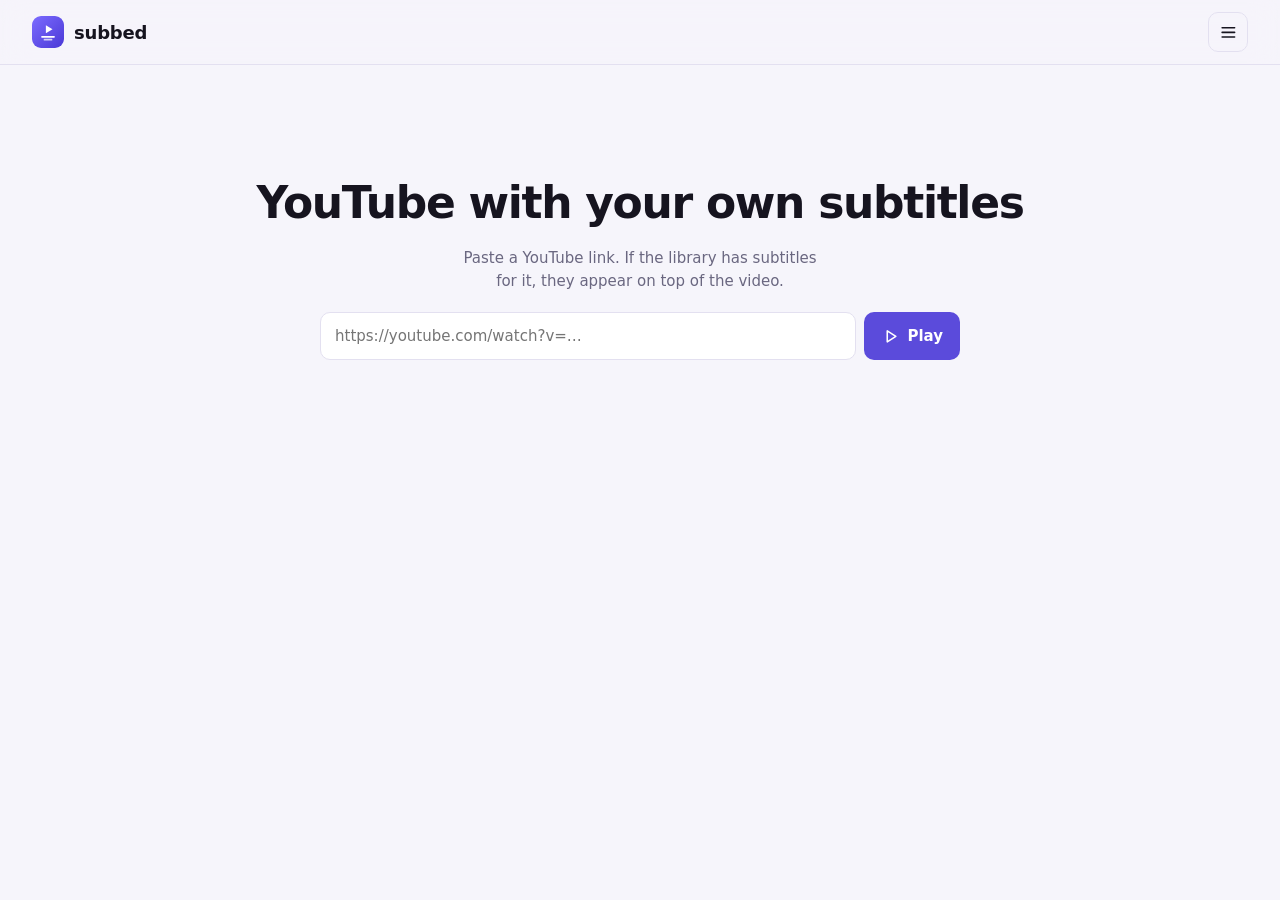
<file: static/index.html>
<!doctype html>
<html lang="en">
    <head>
        <meta charset="UTF-8" />
        <meta name="viewport" content="width=device-width, initial-scale=1, viewport-fit=cover" />
        <title>subbed</title>
        <meta name="description" content="Watch YouTube videos with your own subtitles." />
        <meta name="theme-color" content="#f6f5fb" media="(prefers-color-scheme: light)" />
        <meta name="theme-color" content="#0e0d14" media="(prefers-color-scheme: dark)" />
        <link rel="icon" type="image/svg+xml" href="/static/player/icon.svg" />
        <link rel="stylesheet" href="/static/player/player.css" />
        <script>
            // apply the saved appearance before first paint
            try {
                const theme = localStorage.getItem("subbed-player-theme");
                if (theme === "light" || theme === "dark") document.documentElement.dataset.theme = theme;
            } catch {}
        </script>
        <!-- the component module must come before Alpine so its alpine:init listener is registered in time -->
        <script type="module" src="/static/player/app.js"></script>
        <script defer src="/static/alpinejs@3.x.x.min.js"></script>
    </head>
    <body x-data="player" x-cloak>
        <svg width="0" height="0" style="position: absolute" aria-hidden="true">
            <defs>
                <symbol id="i-menu" viewBox="0 0 24 24"><path d="M4 6h16M4 12h16M4 18h16" /></symbol>
                <symbol id="i-user" viewBox="0 0 24 24">
                    <circle cx="12" cy="8" r="4" />
                    <path d="M4 21a8 8 0 0 1 16 0" />
                </symbol>
                <symbol id="i-sun" viewBox="0 0 24 24">
                    <circle cx="12" cy="12" r="4" />
                    <path d="M12 2v2M12 20v2M4.9 4.9l1.4 1.4M17.7 17.7l1.4 1.4M2 12h2M20 12h2M4.9 19.1l1.4-1.4M17.7 6.3l1.4-1.4" />
                </symbol>
                <symbol id="i-moon" viewBox="0 0 24 24"><path d="M21 12.8A9 9 0 1 1 11.2 3a7 7 0 0 0 9.8 9.8z" /></symbol>
                <symbol id="i-monitor" viewBox="0 0 24 24">
                    <rect x="3" y="4" width="18" height="12" rx="2" />
                    <path d="M8 20h8M12 16v4" />
                </symbol>
                <symbol id="i-minus" viewBox="0 0 24 24"><path d="M5 12h14" /></symbol>
                <symbol id="i-plus" viewBox="0 0 24 24"><path d="M12 5v14M5 12h14" /></symbol>
                <symbol id="i-maximize" viewBox="0 0 24 24"><path d="M4 9V4h5M20 9V4h-5M4 15v5h5M20 15v5h-5" /></symbol>
                <symbol id="i-minimize" viewBox="0 0 24 24"><path d="M9 4v5H4M15 4v5h5M9 20v-5H4M15 20v-5h5" /></symbol>
                <symbol id="i-alert" viewBox="0 0 24 24">
                    <circle cx="12" cy="12" r="9" />
                    <path d="M12 7v6M12 16.5v.5" />
                </symbol>
                <symbol id="i-info" viewBox="0 0 24 24">
                    <circle cx="12" cy="12" r="9" />
                    <path d="M12 11v6M12 7.5v.5" />
                </symbol>
                <symbol id="i-play" viewBox="0 0 24 24"><path d="M8 5v14l11-7z" /></symbol>
            </defs>
        </svg>

        <noscript><p style="padding: 24px">subbed needs JavaScript.</p></noscript>

        <header class="topbar">
            <a class="brand" href="/" :aria-label="t('nav.home')">
                <img src="/static/player/icon.svg" alt="" width="32" height="32" />
                <span>subbed</span>
            </a>
            <button
                class="btn btn-ghost btn-icon"
                type="button"
                popovertarget="settings"
                :aria-label="t('settings.title')"
                :title="t('settings.title')"
            >
                <svg class="icon"><use href="#i-menu" /></svg>
            </button>
        </header>

        <div id="settings" class="settings" popover>
            <h2 x-text="t('settings.title')"></h2>
            <label class="field">
                <span x-text="t('settings.language')"></span>
                <select :value="languagePreference" @change="setLanguage($event.target.value)">
                    <option value="auto" x-text="t('settings.languageAuto')"></option>
                    <option value="en">English</option>
                    <option value="tr">Türkçe</option>
                </select>
            </label>
            <div class="field" role="group" aria-labelledby="theme-label">
                <span id="theme-label" x-text="t('settings.theme')"></span>
                <div class="segmented">
                    <button type="button" :aria-pressed="themePreference === 'system'" @click="setTheme('system')">
                        <svg class="icon"><use href="#i-monitor" /></svg>
                        <span x-text="t('theme.system')"></span>
                    </button>
                    <button type="button" :aria-pressed="themePreference === 'light'" @click="setTheme('light')">
                        <svg class="icon"><use href="#i-sun" /></svg>
                        <span x-text="t('theme.light')"></span>
                    </button>
                    <button type="button" :aria-pressed="themePreference === 'dark'" @click="setTheme('dark')">
                        <svg class="icon"><use href="#i-moon" /></svg>
                        <span x-text="t('theme.dark')"></span>
                    </button>
                </div>
            </div>
            <a class="btn btn-ghost" href="/admin">
                <svg class="icon"><use href="#i-user" /></svg>
                <span x-text="t('settings.admin')"></span>
            </a>
        </div>

        <main>
            <section class="hero" x-show="!videoId && !loading">
                <h1 x-text="t('hero.title')"></h1>
                <p x-text="t('hero.hint')"></p>
                <form class="url-form" @submit="submit($event)">
                    <label class="sr-only" for="url" x-text="t('url.label')"></label>
                    <input
                        id="url"
                        type="text"
                        inputmode="url"
                        x-model="inputUrl"
                        :placeholder="t('url.placeholder')"
                        autocomplete="off"
                        required
                    />
                    <button class="btn btn-primary" type="submit">
                        <svg class="icon"><use href="#i-play" /></svg>
                        <span x-text="t('url.play')"></span>
                    </button>
                </form>
            </section>

            <div class="notice notice-error" x-show="error" role="alert">
                <svg class="icon"><use href="#i-alert" /></svg>
                <span x-text="errorText"></span>
                <button
                    class="btn btn-ghost"
                    type="button"
                    x-show="error?.key !== 'error.invalid'"
                    @click="loadVideo(inputUrl, { updateHistory: false })"
                    x-text="t('error.retry')"
                ></button>
            </div>

            <div class="status" x-show="loading" role="status">
                <span class="spinner"></span>
                <span x-text="t('status.loading')"></span>
            </div>

            <div x-show="videoId">
                <h1 class="title" x-show="title" x-text="title"></h1>

                <div class="notice" x-show="videoId && tracks.length === 0 && !loading">
                    <svg class="icon"><use href="#i-info" /></svg>
                    <span x-text="t('notice.noSubtitles')"></span>
                </div>

                <div class="stage" x-ref="stage">
                    <div class="frame" :style="{ '--subtitle-scale': scale }">
                        <div x-ref="mount"></div>
                        <div class="subtitle" aria-live="off" x-html="cueHtml"></div>
                    </div>
                </div>

                <div class="toolbar">
                    <label class="field" x-show="tracks.length > 0">
                        <span x-text="t('subtitles.label')"></span>
                        <select x-model="trackId" @change="onTrackChange()">
                            <template x-for="item in tracks" :key="item.id">
                                <option :value="item.id" x-text="item.label"></option>
                            </template>
                            <option value="off" x-text="t('subtitles.off')"></option>
                        </select>
                    </label>

                    <div class="field" role="group" x-show="tracks.length > 0" aria-labelledby="size-label">
                        <span id="size-label" x-text="t('size.label')"></span>
                        <div class="stepper">
                            <button
                                class="btn btn-ghost btn-icon"
                                type="button"
                                :aria-label="t('size.smaller')"
                                :title="t('size.smaller')"
                                :disabled="sizeIndex === 0"
                                @click="bumpSize(-1)"
                            >
                                <svg class="icon"><use href="#i-minus" /></svg>
                            </button>
                            <span class="value" x-text="`${Math.round(scale * 100)}%`"></span>
                            <button
                                class="btn btn-ghost btn-icon"
                                type="button"
                                :aria-label="t('size.larger')"
                                :title="t('size.larger')"
                                :disabled="scale >= 1.75"
                                @click="bumpSize(1)"
                            >
                                <svg class="icon"><use href="#i-plus" /></svg>
                            </button>
                        </div>
                    </div>

                    <button class="btn btn-ghost spacer" type="button" x-show="canFullscreen" @click="toggleFullscreen()">
                        <svg class="icon"><use :href="fullscreen ? '#i-minimize' : '#i-maximize'" /></svg>
                        <span x-text="fullscreen ? t('fullscreen.exit') : t('fullscreen.enter')"></span>
                    </button>
                </div>
            </div>
        </main>
    </body>
</html>
</file>
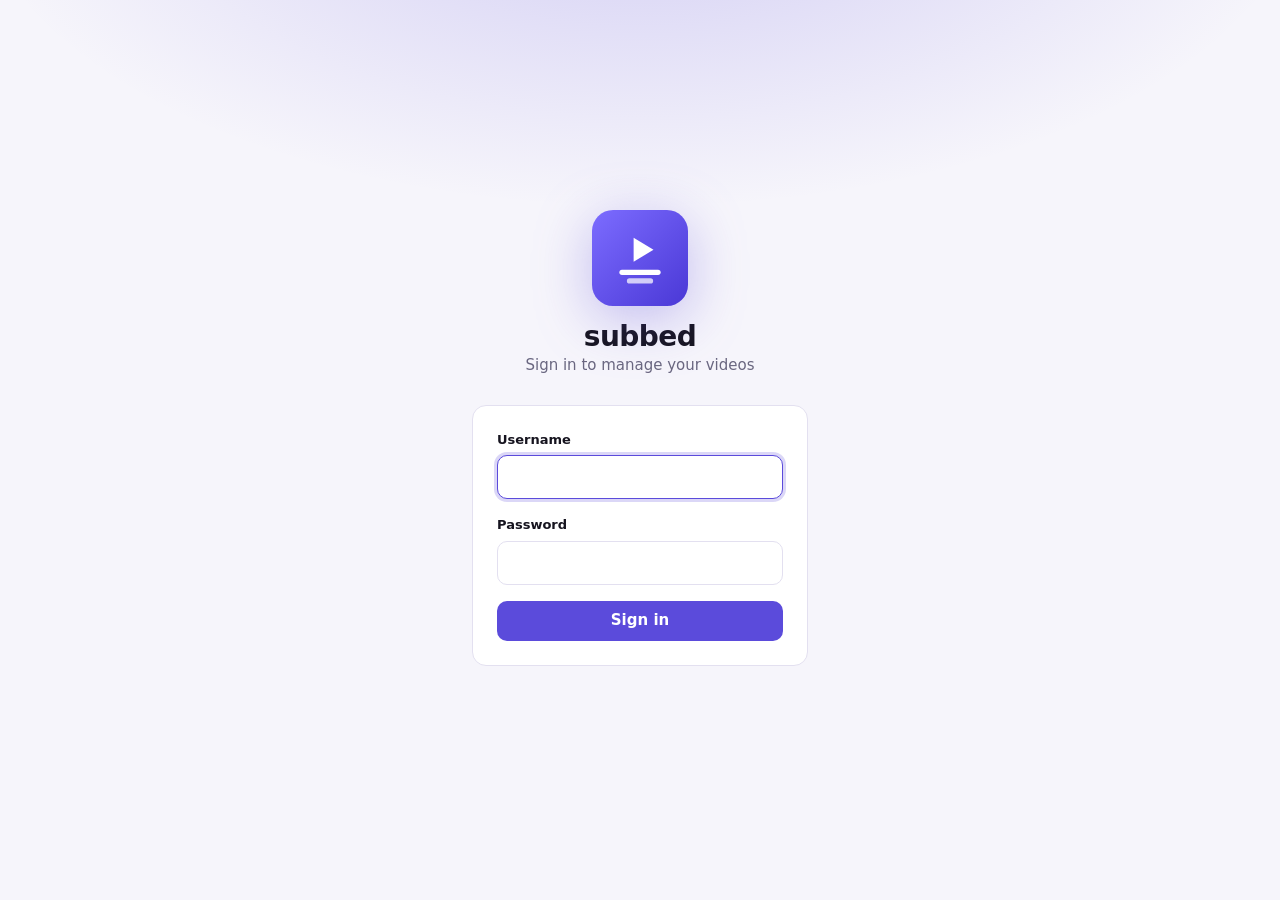
<file: static/login.html>
<!doctype html>
<html lang="en">
    <head>
        <meta charset="UTF-8" />
        <meta name="viewport" content="width=device-width, initial-scale=1, viewport-fit=cover" />
        <title>Sign in – subbed</title>
        <meta name="robots" content="noindex" />
        <meta name="theme-color" content="#f6f5fb" media="(prefers-color-scheme: light)" />
        <meta name="theme-color" content="#0e0d14" media="(prefers-color-scheme: dark)" />
        <link rel="icon" type="image/svg+xml" href="/static/admin/icon.svg" />
        <link rel="icon" type="image/png" sizes="192x192" href="/static/admin/icon-192.png" />
        <link rel="apple-touch-icon" href="/static/admin/apple-touch-icon.png" />
        <link rel="stylesheet" href="/static/admin/admin.css" />
        <style>
            body {
                display: grid;
                place-items: center;
                padding: max(24px, env(safe-area-inset-top)) max(16px, env(safe-area-inset-right)) max(24px, env(safe-area-inset-bottom))
                    max(16px, env(safe-area-inset-left));
                background:
                    radial-gradient(60rem 30rem at 50% -8rem, color-mix(in srgb, var(--accent) 24%, transparent), transparent 70%),
                    var(--bg);
            }

            main {
                width: 100%;
                max-width: 400px;
                display: grid;
                gap: 28px;
            }

            .hero {
                display: grid;
                justify-items: center;
                gap: 14px;
                text-align: center;
            }

            .hero svg {
                width: 96px;
                height: 96px;
                filter: drop-shadow(0 12px 28px color-mix(in srgb, var(--accent) 35%, transparent));
            }

            .hero h1 {
                font-size: 28px;
                line-height: 1.2;
                letter-spacing: -0.02em;
            }

            .hero p {
                color: var(--muted);
            }

            form {
                display: grid;
                gap: 16px;
                padding: 24px;
                background: var(--surface);
                border: 1px solid var(--line);
                border-radius: var(--radius);
                box-shadow: var(--shadow-lg);
            }

            .error-text {
                padding: 10px 12px;
                background: var(--danger-soft);
                border-radius: var(--radius-sm);
                font-size: 14px;
            }

            .error-text[hidden] {
                display: none;
            }
        </style>
        <script>
            // apply the saved appearance before first paint (same key as the admin page)
            try {
                const theme = localStorage.getItem("subbed-admin-theme");
                if (theme === "light" || theme === "dark") document.documentElement.dataset.theme = theme;
            } catch {}
        </script>
    </head>
    <body>
        <main>
            <header class="hero">
                <svg viewBox="0 0 512 512" role="img" aria-label="subbed">
                    <defs>
                        <linearGradient id="logo-bg" x1="0" y1="0" x2="1" y2="1">
                            <stop offset="0" stop-color="#7c6cff" />
                            <stop offset="1" stop-color="#4a38d6" />
                        </linearGradient>
                    </defs>
                    <rect width="512" height="512" rx="112" fill="url(#logo-bg)" />
                    <path d="M222 148v128l106-64z" fill="#fff" />
                    <rect x="146" y="318" width="220" height="28" rx="14" fill="#fff" />
                    <rect x="186" y="364" width="140" height="28" rx="14" fill="#fff" fill-opacity=".72" />
                </svg>
                <div>
                    <h1>subbed</h1>
                    <p data-i18n="subtitle">Sign in to manage your videos</p>
                </div>
            </header>

            <form id="login" method="post" action="/api/login">
                <label class="field">
                    <span data-i18n="username">Username</span>
                    <input
                        name="username"
                        type="text"
                        autocomplete="username"
                        autocapitalize="none"
                        spellcheck="false"
                        required
                        autofocus
                    />
                </label>
                <label class="field">
                    <span data-i18n="password">Password</span>
                    <input name="password" type="password" autocomplete="current-password" required />
                </label>
                <p class="error-text" id="error" role="alert" hidden></p>
                <button class="btn btn-primary" type="submit" data-i18n="submit">Sign in</button>
            </form>
        </main>

        <script>
            const MESSAGES = {
                en: {
                    subtitle: "Sign in to manage your videos",
                    username: "Username",
                    password: "Password",
                    submit: "Sign in",
                    submitting: "Signing in…",
                    invalid: "Wrong username or password.",
                    tooMany: "Too many attempts. Wait a moment and try again.",
                    failed: "Couldn't sign in. Check your connection and try again.",
                },
                tr: {
                    subtitle: "Videolarını yönetmek için giriş yap",
                    username: "Kullanıcı adı",
                    password: "Parola",
                    submit: "Giriş yap",
                    submitting: "Giriş yapılıyor…",
                    invalid: "Kullanıcı adı veya parola yanlış.",
                    tooMany: "Çok fazla deneme. Biraz bekleyip tekrar dene.",
                    failed: "Giriş yapılamadı. Bağlantını kontrol edip tekrar dene.",
                },
            };

            /** @returns {"en" | "tr"} the saved admin language, else the browser's */
            function pickLanguage() {
                let saved = null;
                try {
                    saved = localStorage.getItem("subbed-admin-language");
                } catch {}
                const language = saved ?? navigator.language ?? "en";
                return language.toLowerCase().startsWith("tr") ? "tr" : "en";
            }

            const language = pickLanguage();
            const text = MESSAGES[language];
            document.documentElement.lang = language;
            for (const element of document.querySelectorAll("[data-i18n]")) {
                element.textContent = text[element.dataset.i18n];
            }

            const form = document.getElementById("login");
            const errorBox = document.getElementById("error");
            const button = form.querySelector("button");
            const inputs = [...form.querySelectorAll("input")];

            /** @param {string} message */
            function showError(message) {
                errorBox.textContent = message;
                errorBox.hidden = false;
                for (const input of inputs) input.setAttribute("aria-invalid", "true");
            }

            form.addEventListener("submit", async (event) => {
                event.preventDefault();
                errorBox.hidden = true;
                for (const input of inputs) input.removeAttribute("aria-invalid");
                button.disabled = true;
                button.textContent = text.submitting;
                try {
                    const data = new FormData(form);
                    const response = await fetch("/api/login", {
                        method: "POST",
                        headers: { "Content-Type": "application/json" },
                        body: JSON.stringify({ username: data.get("username"), password: data.get("password") }),
                    });
                    if (response.ok) {
                        location.replace("/admin");
                        return;
                    }
                    showError(response.status === 401 ? text.invalid : response.status === 429 ? text.tooMany : text.failed);
                    if (response.status === 401) {
                        form.elements.password.value = "";
                        form.elements.password.focus();
                    }
                } catch {
                    showError(text.failed);
                }
                button.disabled = false;
                button.textContent = text.submit;
            });
        </script>
    </body>
</html>
</file>
<file: static/player/player.css>
:root {
    color-scheme: light dark;

    --bg: light-dark(#f6f5fb, #0e0d14);
    --surface: light-dark(#ffffff, #17151f);
    --surface-2: light-dark(#f0eef9, #211f2c);
    --line: light-dark(#e3e0f0, #2d2a3b);
    --text: light-dark(#16141f, #f1eff8);
    --muted: light-dark(#6a6780, #9d9ab3);
    --accent: light-dark(#5b4bdb, #8b7dff);
    --accent-strong: light-dark(#4a3bc4, #a296ff);
    --accent-soft: light-dark(#ece9ff, #26224a);
    --on-accent: #ffffff;
    --danger: light-dark(#c8283a, #ff7083);
    --danger-soft: light-dark(#fde8ea, #3a1d24);
    --shadow: light-dark(0 1px 2px rgb(30 20 80 / 0.06), 0 1px 2px rgb(0 0 0 / 0.4));
    --shadow-lg: light-dark(0 20px 50px rgb(30 20 80 / 0.18), 0 20px 50px rgb(0 0 0 / 0.6));
    --radius: 14px;
    --radius-sm: 10px;
    --gutter: clamp(16px, 4vw, 32px);
    --page-width: 1280px;
    /* side padding that lines full-width bars up with the centered page content */
    --page-inset: max(var(--gutter), calc((100% - var(--page-width)) / 2 + var(--gutter)));
    --font: ui-sans-serif, system-ui, -apple-system, "Segoe UI", Roboto, "Helvetica Neue", sans-serif;
}

:root[data-theme="light"] {
    color-scheme: light;
}

:root[data-theme="dark"] {
    color-scheme: dark;
}

*,
*::before,
*::after {
    box-sizing: border-box;
}

[x-cloak] {
    display: none !important;
}

html {
    -webkit-text-size-adjust: 100%;
}

body {
    margin: 0;
    min-height: 100dvh;
    background: var(--bg);
    color: var(--text);
    font: 15px/1.5 var(--font);
    -webkit-font-smoothing: antialiased;
}

h1,
h2,
p {
    margin: 0;
}

button,
input,
select {
    font: inherit;
    color: inherit;
}

a {
    color: inherit;
}

:focus-visible {
    outline: 2px solid var(--accent);
    outline-offset: 2px;
}

.icon {
    width: 1.25em;
    height: 1.25em;
    flex: none;
    fill: none;
    stroke: currentColor;
    stroke-width: 2;
    stroke-linecap: round;
    stroke-linejoin: round;
}

.sr-only {
    position: absolute;
    width: 1px;
    height: 1px;
    overflow: hidden;
    clip-path: inset(50%);
    white-space: nowrap;
}

/* ---------- top bar ---------- */

.topbar {
    position: sticky;
    top: 0;
    z-index: 20;
    display: flex;
    align-items: center;
    gap: 12px;
    padding: 12px var(--page-inset);
    padding-top: calc(12px + env(safe-area-inset-top));
    background: color-mix(in srgb, var(--bg) 82%, transparent);
    backdrop-filter: blur(14px);
    border-bottom: 1px solid var(--line);
}

.brand {
    display: inline-flex;
    align-items: center;
    gap: 10px;
    margin-right: auto;
    text-decoration: none;
    font-weight: 700;
    font-size: 18px;
    letter-spacing: -0.01em;
}

.brand img {
    width: 32px;
    height: 32px;
    border-radius: 9px;
}

/* ---------- buttons and fields ---------- */

.btn {
    display: inline-flex;
    align-items: center;
    justify-content: center;
    gap: 8px;
    min-height: 40px;
    padding: 0 16px;
    border: 1px solid transparent;
    border-radius: var(--radius-sm);
    background: var(--surface-2);
    font-weight: 600;
    text-decoration: none;
    cursor: pointer;
    transition:
        background 0.15s,
        border-color 0.15s,
        transform 0.05s;
}

.btn:hover:not(:disabled) {
    border-color: var(--line);
}

.btn:active:not(:disabled) {
    transform: translateY(1px);
}

.btn:disabled {
    opacity: 0.5;
    cursor: not-allowed;
}

.btn-primary {
    background: var(--accent);
    color: var(--on-accent);
}

.btn-primary:hover:not(:disabled) {
    background: var(--accent-strong);
    border-color: transparent;
}

.btn-ghost {
    background: transparent;
    border-color: var(--line);
}

.btn-icon {
    width: 40px;
    padding: 0;
}

.field {
    display: grid;
    gap: 6px;
}

.field > span:first-child {
    font-size: 13px;
    font-weight: 600;
}

input[type="text"],
input[type="url"],
select {
    width: 100%;
    min-height: 44px;
    padding: 0 14px;
    border: 1px solid var(--line);
    border-radius: var(--radius-sm);
    background: var(--surface);
    transition: border-color 0.15s;
}

input:hover,
select:hover {
    border-color: color-mix(in srgb, var(--accent) 40%, var(--line));
}

input:focus,
select:focus {
    outline: none;
    border-color: var(--accent);
    box-shadow: 0 0 0 3px color-mix(in srgb, var(--accent) 22%, transparent);
}

/* customizable select, with the native control as the fallback */
@supports (appearance: base-select) {
    select,
    ::picker(select) {
        appearance: base-select;
    }

    select {
        display: flex;
        align-items: center;
        cursor: pointer;
    }

    select::picker-icon {
        margin-left: auto;
        color: var(--muted);
        transition: rotate 0.2s;
    }

    select:open::picker-icon {
        rotate: 180deg;
    }

    ::picker(select) {
        margin-top: 6px;
        padding: 6px;
        border: 1px solid var(--line);
        border-radius: var(--radius-sm);
        background: var(--surface);
        box-shadow: var(--shadow-lg);
    }

    select option {
        display: flex;
        align-items: center;
        gap: 12px;
        padding: 10px 12px;
        border-radius: 8px;
        text-align: left;
        cursor: pointer;
    }

    select option:hover,
    select option:focus-visible {
        background: var(--surface-2);
        outline: none;
    }

    select option:checked {
        background: var(--accent-soft);
        color: var(--accent-strong);
        font-weight: 600;
    }

    /* the checkmark is drawn before the label by default; order it after and push it to the right edge */
    select option::checkmark {
        content: "✓";
        order: 1;
        margin-left: auto;
    }
}

/* ---------- page ---------- */

main {
    width: min(100%, var(--page-width));
    margin: 0 auto;
    padding: 24px var(--gutter) calc(48px + env(safe-area-inset-bottom));
}

.hero {
    display: grid;
    justify-items: center;
    gap: 20px;
    padding: clamp(32px, 10vh, 96px) 0;
    text-align: center;
}

.hero h1 {
    font-size: clamp(28px, 5vw, 44px);
    line-height: 1.1;
    letter-spacing: -0.03em;
    text-wrap: balance;
}

.hero p {
    max-width: 52ch;
    color: var(--muted);
    text-wrap: balance;
}

.url-form {
    display: flex;
    gap: 8px;
    width: min(100%, 640px);
}

.url-form input {
    min-height: 48px;
    flex: 1;
}

.url-form .btn {
    min-height: 48px;
}

.notice {
    display: flex;
    align-items: center;
    gap: 12px;
    margin-bottom: 16px;
    padding: 12px 14px;
    border-radius: var(--radius-sm);
    background: var(--accent-soft);
    color: var(--accent-strong);
    font-size: 14px;
}

.notice-error {
    background: var(--danger-soft);
    color: var(--danger);
}

.notice .btn {
    margin-left: auto;
    flex: none;
}

.status {
    display: flex;
    align-items: center;
    justify-content: center;
    gap: 12px;
    padding: 64px 0;
    color: var(--muted);
}

.spinner {
    width: 20px;
    height: 20px;
    border: 3px solid var(--line);
    border-top-color: var(--accent);
    border-radius: 50%;
    animation: spin 0.8s linear infinite;
}

@keyframes spin {
    to {
        rotate: 1turn;
    }
}

.title {
    margin-bottom: 16px;
    font-size: clamp(20px, 3vw, 28px);
    line-height: 1.25;
    letter-spacing: -0.02em;
    text-wrap: balance;
}

/* ---------- video stage ---------- */

.stage {
    display: grid;
    place-items: center;
    border-radius: var(--radius);
    background: #000;
    overflow: hidden;
    box-shadow: var(--shadow-lg);
}

.frame {
    position: relative;
    width: 100%;
    aspect-ratio: 16 / 9;
    container-type: inline-size;
}

.frame iframe {
    position: absolute;
    inset: 0;
    width: 100%;
    height: 100%;
    border: 0;
}

.stage:fullscreen {
    border-radius: 0;
}

.stage:fullscreen .frame {
    width: min(100vw, calc(100vh * 16 / 9));
}

.subtitle {
    position: absolute;
    left: 50%;
    bottom: 9%;
    translate: -50% 0;
    z-index: 5;
    width: max-content;
    max-width: 92%;
    padding: 0.25em 0.6em;
    border-radius: 0.35em;
    background: rgb(0 0 0 / 0.62);
    color: #fff;
    font-size: calc(var(--subtitle-scale, 1) * clamp(14px, 2.7cqw, 46px));
    font-weight: 500;
    line-height: 1.35;
    text-align: center;
    text-wrap: balance;
    text-shadow: 0 1px 2px rgb(0 0 0 / 0.6);
    pointer-events: none;
}

.subtitle:empty {
    display: none;
}

/* simultaneous cues (e.g. two speakers) stack with a small gap */
.subtitle .cue + .cue {
    margin-top: 0.3em;
}

/* a dialogue cue is a centered block with left-aligned lines, so the dashes line up */
.subtitle .cue.dialogue {
    width: fit-content;
    margin-inline: auto;
    text-align: left;
    text-wrap: wrap;
}

/* ---------- toolbar ---------- */

.toolbar {
    display: flex;
    flex-wrap: wrap;
    align-items: end;
    gap: 16px 20px;
    margin-top: 16px;
}

.toolbar .field {
    min-width: min(100%, 220px);
}

.stepper {
    display: flex;
    align-items: center;
    gap: 4px;
}

.toolbar .btn {
    min-height: 44px;
}

.toolbar .btn-icon {
    width: 44px;
}

.stepper .value {
    display: grid;
    place-items: center;
    min-width: 4.5em;
    min-height: 44px;
    padding: 0 8px;
    border: 0;
    border-radius: var(--radius-sm);
    background: transparent;
    font-variant-numeric: tabular-nums;
    font-weight: 600;
    text-align: center;
}

.toolbar .spacer {
    margin-left: auto;
}

/* ---------- settings popover ---------- */

[popover].settings {
    position: fixed;
    inset: auto;
    top: calc(60px + env(safe-area-inset-top));
    right: var(--page-inset);
    width: min(calc(100vw - 32px), 320px);
    margin: 0;
    padding: 18px;
    border: 1px solid var(--line);
    border-radius: var(--radius);
    background: var(--surface);
    color: var(--text);
    box-shadow: var(--shadow-lg);
}

.settings:popover-open {
    display: grid;
    gap: 16px;
}

.settings h2 {
    font-size: 16px;
}

.segmented {
    display: grid;
    grid-template-columns: repeat(3, 1fr);
    gap: 4px;
    padding: 4px;
    border-radius: var(--radius-sm);
    background: var(--surface-2);
}

.segmented button {
    display: inline-flex;
    align-items: center;
    justify-content: center;
    gap: 6px;
    min-height: 36px;
    padding: 0 8px;
    border: 0;
    border-radius: 8px;
    background: transparent;
    font-size: 13px;
    font-weight: 600;
    cursor: pointer;
}

.segmented button[aria-pressed="true"] {
    background: var(--surface);
    color: var(--accent-strong);
    box-shadow: var(--shadow);
}

/* ---------- small screens ---------- */

@media (max-width: 560px) {
    .url-form {
        flex-direction: column;
    }

    .toolbar .spacer {
        margin-left: 0;
    }

    .stage {
        border-radius: var(--radius-sm);
        margin-inline: calc(var(--gutter) * -1);
        border-radius: 0;
    }
}

/* phones on their side: video first, as big as the screen allows */
@media (orientation: landscape) and (max-height: 500px) {
    main {
        padding-top: 8px;
    }

    .title {
        display: none;
    }

    .frame {
        width: min(100%, calc((100dvh - 80px) * 16 / 9));
    }
}

@media (prefers-reduced-motion: reduce) {
    *,
    *::before,
    *::after {
        animation-duration: 0.001ms !important;
        transition-duration: 0.001ms !important;
    }
}
</file>
<file: static/admin/admin.css>
:root {
    color-scheme: light dark;

    --bg: light-dark(#f6f5fb, #0e0d14);
    --surface: light-dark(#ffffff, #17151f);
    --surface-2: light-dark(#f0eef9, #211f2c);
    --line: light-dark(#e3e0f0, #2d2a3b);
    --text: light-dark(#16141f, #f1eff8);
    --muted: light-dark(#6a6780, #9d9ab3);
    --accent: light-dark(#5b4bdb, #8b7dff);
    --accent-strong: light-dark(#4a3bc4, #a296ff);
    --accent-soft: light-dark(#ece9ff, #26224a);
    --on-accent: #ffffff;
    --danger: light-dark(#c8283a, #ff7083);
    --danger-soft: light-dark(#fde8ea, #3a1d24);
    --success: light-dark(#14804f, #4ade99);
    --success-soft: light-dark(#e2f6ec, #15301f);
    --shadow: light-dark(0 1px 2px rgb(30 20 80 / 0.06), 0 1px 2px rgb(0 0 0 / 0.4));
    --shadow-lg: light-dark(0 20px 50px rgb(30 20 80 / 0.18), 0 20px 50px rgb(0 0 0 / 0.6));
    --radius: 14px;
    --radius-sm: 10px;
    --gutter: clamp(16px, 4vw, 32px);
    --page-width: 1100px;
    /* side padding that lines full-width bars up with the centered page content */
    --page-inset: max(var(--gutter), calc((100% - var(--page-width)) / 2 + var(--gutter)));
    --font: ui-sans-serif, system-ui, -apple-system, "Segoe UI", Roboto, "Helvetica Neue", sans-serif;
}

:root[data-theme="light"] {
    color-scheme: light;
}

:root[data-theme="dark"] {
    color-scheme: dark;
}

*,
*::before,
*::after {
    box-sizing: border-box;
}

[x-cloak] {
    display: none !important;
}

html {
    -webkit-text-size-adjust: 100%;
}

body {
    margin: 0;
    min-height: 100dvh;
    background: var(--bg);
    color: var(--text);
    font: 15px/1.5 var(--font);
    -webkit-font-smoothing: antialiased;
}

h1,
h2,
h3,
p {
    margin: 0;
}

button,
input,
select {
    font: inherit;
    color: inherit;
}

a {
    color: inherit;
}

:focus-visible {
    outline: 2px solid var(--accent);
    outline-offset: 2px;
}

.icon {
    width: 1.25em;
    height: 1.25em;
    flex: none;
    fill: none;
    stroke: currentColor;
    stroke-width: 2;
    stroke-linecap: round;
    stroke-linejoin: round;
}

.sr-only {
    position: absolute;
    width: 1px;
    height: 1px;
    overflow: hidden;
    clip-path: inset(50%);
    white-space: nowrap;
}

/* ---------- top bar ---------- */

.topbar {
    position: sticky;
    top: 0;
    z-index: 20;
    display: flex;
    align-items: center;
    gap: 12px;
    padding: 12px var(--page-inset);
    padding-top: calc(12px + env(safe-area-inset-top));
    background: color-mix(in srgb, var(--bg) 82%, transparent);
    backdrop-filter: blur(14px);
    border-bottom: 1px solid var(--line);
}

.brand {
    display: inline-flex;
    align-items: center;
    gap: 10px;
    text-decoration: none;
    font-weight: 700;
    font-size: 18px;
    letter-spacing: -0.01em;
    margin-right: auto;
}

.brand img {
    width: 32px;
    height: 32px;
    border-radius: 9px;
}

.badge {
    padding: 2px 8px;
    border-radius: 999px;
    background: var(--accent-soft);
    color: var(--accent-strong);
    font-size: 12px;
    font-weight: 600;
}

/* ---------- buttons ---------- */

.btn {
    display: inline-flex;
    align-items: center;
    justify-content: center;
    gap: 8px;
    min-height: 40px;
    padding: 0 16px;
    border: 1px solid transparent;
    border-radius: var(--radius-sm);
    background: var(--surface-2);
    font-weight: 600;
    text-decoration: none;
    cursor: pointer;
    transition:
        background 0.15s,
        border-color 0.15s,
        transform 0.05s;
}

.btn:hover:not(:disabled) {
    border-color: var(--line);
}

.btn:active:not(:disabled) {
    transform: translateY(1px);
}

.btn:disabled {
    opacity: 0.5;
    cursor: not-allowed;
}

.btn-primary {
    background: var(--accent);
    color: var(--on-accent);
}

.btn-primary:hover:not(:disabled) {
    background: var(--accent-strong);
    border-color: transparent;
}

.btn-danger {
    background: var(--danger);
    color: #fff;
}

.btn-ghost {
    background: transparent;
    border-color: var(--line);
}

.btn-icon {
    width: 40px;
    padding: 0;
}

.btn-small {
    min-height: 32px;
    padding: 0 12px;
    font-size: 13px;
}

/* ---------- layout ---------- */

main {
    width: min(100%, var(--page-width));
    margin: 0 auto;
    padding: 24px var(--gutter) calc(48px + env(safe-area-inset-bottom));
}

.banner {
    display: flex;
    align-items: center;
    gap: 10px;
    margin-bottom: 16px;
    padding: 10px 14px;
    border-radius: var(--radius-sm);
    font-size: 14px;
}

.banner-offline {
    background: var(--danger-soft);
    color: var(--danger);
}

.banner-update {
    background: var(--accent-soft);
    color: var(--accent-strong);
}

.banner .btn {
    margin-left: auto;
}

.page-head {
    display: flex;
    flex-wrap: wrap;
    align-items: end;
    gap: 16px;
    margin-bottom: 20px;
}

.page-head h1 {
    font-size: clamp(24px, 4vw, 32px);
    line-height: 1.15;
    letter-spacing: -0.02em;
}

.page-head .summary {
    margin-top: 4px;
    color: var(--muted);
    font-size: 14px;
}

.actions {
    display: flex;
    flex-wrap: wrap;
    gap: 8px;
    margin-left: auto;
}

.search {
    display: block;
    position: relative;
    margin-bottom: 20px;
}

.search .icon {
    position: absolute;
    left: 14px;
    top: 50%;
    translate: 0 -50%;
    color: var(--muted);
    pointer-events: none;
}

.search input[type="search"] {
    padding-left: 42px;
}

/* ---------- generation jobs ---------- */

.jobs {
    display: grid;
    grid-template-columns: minmax(0, 1fr);
    gap: 8px;
    justify-items: start;
    margin-bottom: 20px;
}

.jobs h2 {
    font-size: 14px;
    color: var(--muted);
}

.job {
    position: relative;
    width: 100%;
    border: 1px solid var(--line);
    border-radius: var(--radius-sm);
    background: var(--surface);
}

.job-details > summary {
    display: flex;
    flex-wrap: wrap;
    align-items: center;
    gap: 10px;
    min-height: 44px;
    padding: 10px 14px;
    cursor: pointer;
}

.job-actions {
    display: flex;
    flex: none;
    margin-left: auto;
    gap: 2px;
}

/* a running job's bar and what it is doing, on a row of its own */
.job-progress {
    display: flex;
    flex-basis: 100%;
    min-width: 0;
    align-items: center;
    gap: 12px;
}

.job-progress progress {
    flex: 1;
    height: 6px;
    min-width: 0;
    border: 0;
    border-radius: 999px;
    appearance: none;
    background: var(--surface-2);
    overflow: hidden;
}

.job-progress progress::-webkit-progress-bar {
    background: var(--surface-2);
}

.job-progress progress::-webkit-progress-value {
    border-radius: 999px;
    background: var(--accent);
    transition: width 0.4s ease;
}

.job-progress progress::-moz-progress-bar {
    border-radius: 999px;
    background: var(--accent);
}

.job-progress progress {
    flex: 1 1 60px;
}

.job-progress .hint {
    flex: 0 1 auto;
    min-width: 0;
    overflow: hidden;
    text-align: right;
    text-overflow: ellipsis;
    white-space: nowrap;
}

.job-title {
    flex: 1 1 140px; /* wraps below the status before it gets squeezed away */
    min-width: 0;
    overflow: hidden;
    font-weight: 600;
    text-overflow: ellipsis;
    white-space: nowrap;
}

.job-time {
    flex: none;
    color: var(--muted);
    font-size: 12.5px;
}

.job-status {
    flex: none;
    padding: 2px 8px;
    border-radius: 999px;
    background: var(--surface-2);
    color: var(--muted);
    font-size: 12px;
    font-weight: 600;
}

.job-status.is-running {
    background: var(--accent-soft);
    color: var(--accent-strong);
}

.job-status.is-done {
    background: var(--success-soft);
    color: var(--success);
}

.job-status.is-failed {
    background: var(--danger-soft);
    color: var(--danger);
}

.job-detail {
    margin: 0 14px 8px;
}

.job-log {
    max-height: 260px;
    margin: 0 14px 14px;
    padding: 10px 12px;
    overflow: auto;
    border-radius: var(--radius-sm);
    background: var(--surface-2);
    font:
        12.5px / 1.55 ui-monospace,
        SFMono-Regular,
        Menlo,
        monospace;
}

.log-line {
    display: flex;
    gap: 10px;
}

.log-line span {
    min-width: 0;
    overflow-wrap: anywhere;
}

.log-line time {
    flex: none;
    color: var(--muted);
}

.log-line span {
    min-width: 0;
    overflow-wrap: anywhere;
    white-space: pre-wrap;
}

.log-line.is-error {
    color: var(--danger);
}

/* ---------- fields ---------- */

.field {
    display: grid;
    gap: 6px;
}

.field > span:first-child {
    font-size: 13px;
    font-weight: 600;
}

.hint {
    color: var(--muted);
    font-size: 12.5px;
}

.error-text {
    color: var(--danger);
    font-size: 12.5px;
}

input[type="text"],
input[type="url"],
input[type="search"],
input[type="password"],
textarea,
select {
    width: 100%;
    min-height: 44px;
    padding: 0 14px;
    border: 1px solid var(--line);
    border-radius: var(--radius-sm);
    background: var(--surface);
    transition: border-color 0.15s;
}

textarea {
    padding: 10px 14px;
    font:
        12.5px / 1.5 ui-monospace,
        SFMono-Regular,
        Menlo,
        monospace;
    resize: vertical;
}

input:hover,
textarea:hover,
select:hover {
    border-color: color-mix(in srgb, var(--accent) 40%, var(--line));
}

input:focus,
textarea:focus,
select:focus {
    outline: none;
    border-color: var(--accent);
    box-shadow: 0 0 0 3px color-mix(in srgb, var(--accent) 22%, transparent);
}

input[aria-invalid="true"] {
    border-color: var(--danger);
}

/* customizable select, with the native control as the fallback */
@supports (appearance: base-select) {
    select,
    ::picker(select) {
        appearance: base-select;
    }

    select {
        display: flex;
        align-items: center;
        cursor: pointer;
    }

    select::picker-icon {
        margin-left: auto;
        color: var(--muted);
        transition: rotate 0.2s;
    }

    select:open::picker-icon {
        rotate: 180deg;
    }

    ::picker(select) {
        margin-top: 6px;
        padding: 6px;
        border: 1px solid var(--line);
        border-radius: var(--radius-sm);
        background: var(--surface);
        box-shadow: var(--shadow-lg);
    }

    select option {
        display: flex;
        align-items: center;
        gap: 12px;
        padding: 10px 12px;
        border-radius: 8px;
        text-align: left;
        cursor: pointer;
    }

    select option:hover,
    select option:focus-visible {
        background: var(--surface-2);
        outline: none;
    }

    select option:checked {
        background: var(--accent-soft);
        color: var(--accent-strong);
        font-weight: 600;
    }

    /* the checkmark is drawn before the label by default; order it after and push it to the right edge */
    select option::checkmark {
        content: "✓";
        order: 1;
        margin-left: auto;
    }
}

/* ---------- video cards ---------- */

.video-list {
    display: grid;
    gap: 14px;
    grid-template-columns: minmax(0, 1fr);
}

.video-card {
    display: grid;
    grid-template-columns: 148px minmax(0, 1fr);
    gap: 16px;
    padding: 14px;
    border: 1px solid var(--line);
    border-radius: var(--radius);
    background: var(--surface);
    box-shadow: var(--shadow);
}

.thumb {
    position: relative;
    align-self: start;
    aspect-ratio: 16 / 9;
    border-radius: var(--radius-sm);
    background: var(--surface-2);
    color: var(--muted);
    overflow: hidden;
    display: grid;
    place-items: center;
}

.thumb img {
    position: absolute;
    inset: 0;
    width: 100%;
    height: 100%;
    object-fit: cover;
}

.thumb .icon {
    width: 28px;
    height: 28px;
}

.video-body {
    display: grid;
    gap: 10px;
    min-width: 0;
    align-content: start;
}

.video-title {
    font-size: 16px;
    font-weight: 650;
    line-height: 1.3;
    overflow-wrap: anywhere;
}

.video-url {
    color: var(--muted);
    font-size: 12.5px;
    overflow-wrap: anywhere;
}

.chips {
    display: flex;
    flex-wrap: wrap;
    align-items: center;
    gap: 6px;
}

.chip {
    display: inline-flex;
    align-items: center;
    gap: 4px;
    padding: 3px 4px 3px 10px;
    border-radius: 999px;
    background: var(--accent-soft);
    color: var(--accent-strong);
    font-size: 12.5px;
    font-weight: 600;
}

.chip small {
    color: inherit;
    opacity: 0.65;
    font-size: 11px;
    font-weight: 500;
}

.chip button {
    display: grid;
    place-items: center;
    width: 22px;
    height: 22px;
    padding: 0;
    border: 0;
    border-radius: 50%;
    background: transparent;
    cursor: pointer;
}

.chip button:hover {
    background: var(--danger-soft);
    color: var(--danger);
}

.chip button .icon {
    width: 14px;
    height: 14px;
}

.card-actions {
    display: flex;
    flex-wrap: wrap;
    gap: 8px;
}

.card-actions .btn-danger-text {
    margin-left: auto;
    color: var(--danger);
    background: transparent;
}

.card-actions .btn-danger-text:hover:not(:disabled) {
    background: var(--danger-soft);
}

.skeleton {
    height: 128px;
    border-radius: var(--radius);
    background: linear-gradient(100deg, var(--surface) 30%, var(--surface-2) 50%, var(--surface) 70%) 0 0 / 300% 100%;
    border: 1px solid var(--line);
    animation: shimmer 1.4s linear infinite;
}

@keyframes shimmer {
    to {
        background-position: -150% 0;
    }
}

.empty {
    display: grid;
    justify-items: center;
    gap: 10px;
    padding: 56px 20px;
    border: 1px dashed var(--line);
    border-radius: var(--radius);
    color: var(--muted);
    text-align: center;
}

.empty > .icon {
    width: 40px;
    height: 40px;
}

.empty p:empty {
    display: none;
}

.empty strong {
    color: var(--text);
    font-size: 17px;
}

/* ---------- dialogs ---------- */

dialog {
    width: min(100% - 32px, 600px);
    max-height: calc(100dvh - 32px);
    padding: 0;
    border: 1px solid var(--line);
    border-radius: 18px;
    background: var(--surface);
    color: var(--text);
    box-shadow: var(--shadow-lg);
    overflow: auto;
}

dialog::backdrop {
    background: rgb(8 6 20 / 0.55);
    backdrop-filter: blur(3px);
}

dialog[open] {
    animation: pop 0.18s ease-out;
}

@keyframes pop {
    from {
        opacity: 0;
        translate: 0 10px;
        scale: 0.98;
    }
}

.dialog-form {
    display: grid;
    gap: 18px;
    padding: 22px;
}

.dialog-head {
    display: flex;
    align-items: center;
    gap: 12px;
}

.dialog-head h2 {
    font-size: 19px;
    letter-spacing: -0.01em;
    margin-right: auto;
}

.dialog-foot {
    display: flex;
    justify-content: flex-end;
    gap: 8px;
    flex-wrap: wrap;
}

/* a group of checkboxes, two to a row */
fieldset.field {
    min-width: 0;
    margin: 0;
    padding: 0;
    border: 0;
}

fieldset.field > legend {
    float: left;
    width: 100%;
    margin-bottom: 6px;
    padding: 0;
    font-size: 13px;
    font-weight: 600;
}

.check-grid {
    display: grid;
    grid-template-columns: repeat(2, minmax(0, 1fr));
    gap: 4px 12px;
    clear: both;
}

.check {
    display: flex;
    align-items: center;
    gap: 10px;
    min-height: 36px;
    cursor: pointer;
}

.check input {
    width: 18px;
    height: 18px;
    margin: 0;
    accent-color: var(--accent);
}

.check.is-disabled {
    opacity: 0.45;
    cursor: not-allowed;
}

/* a block of related controls in a dialog, with its own buttons */
.form-section {
    display: grid;
    gap: 10px;
    padding-top: 18px;
    border-top: 1px solid var(--line);
}

.section-actions {
    display: flex;
    justify-content: flex-end;
    gap: 8px;
    flex-wrap: wrap;
}

.preview {
    width: 100%;
    aspect-ratio: 16 / 9;
    border-radius: var(--radius-sm);
    object-fit: cover;
    background: var(--surface-2);
}

.dropzone {
    display: grid;
    justify-items: center;
    gap: 6px;
    padding: 26px 16px;
    border: 2px dashed var(--line);
    border-radius: var(--radius);
    background: var(--surface-2);
    text-align: center;
    cursor: pointer;
    transition:
        border-color 0.15s,
        background 0.15s;
}

.dropzone:hover,
.dropzone.is-dragging {
    border-color: var(--accent);
    background: var(--accent-soft);
}

.dropzone .icon {
    width: 32px;
    height: 32px;
    color: var(--accent);
}

.dropzone strong {
    font-size: 15px;
}

.video-context {
    display: flex;
    align-items: center;
    gap: 12px;
    padding: 10px;
    border: 1px solid var(--line);
    border-radius: var(--radius-sm);
    background: var(--surface-2);
}

.video-context img {
    width: 72px;
    aspect-ratio: 16 / 9;
    flex: none;
    border-radius: 8px;
    object-fit: cover;
}

.video-context .name {
    font-weight: 650;
    overflow-wrap: anywhere;
}

.file-row {
    display: flex;
    align-items: center;
    gap: 10px;
    padding: 10px 12px;
    border: 1px solid var(--line);
    border-radius: var(--radius-sm);
    background: var(--success-soft);
}

.file-row .icon {
    color: var(--success);
}

.file-row .name {
    min-width: 0;
    margin-right: auto;
    overflow-wrap: anywhere;
    font-weight: 600;
}

.file-row .meta {
    color: var(--muted);
    font-size: 12.5px;
}

/* ---------- settings popover ---------- */

[popover].settings {
    position: fixed;
    inset: auto;
    top: calc(60px + env(safe-area-inset-top));
    right: var(--page-inset);
    width: min(calc(100vw - 32px), 320px);
    margin: 0;
    padding: 18px;
    border: 1px solid var(--line);
    border-radius: var(--radius);
    background: var(--surface);
    color: var(--text);
    box-shadow: var(--shadow-lg);
}

.settings:popover-open {
    display: grid;
    gap: 16px;
}

.settings h2 {
    font-size: 16px;
}

.segmented {
    display: grid;
    grid-template-columns: repeat(3, 1fr);
    gap: 4px;
    padding: 4px;
    border-radius: var(--radius-sm);
    background: var(--surface-2);
}

.segmented button {
    display: inline-flex;
    align-items: center;
    justify-content: center;
    gap: 6px;
    min-height: 36px;
    padding: 0 8px;
    border: 0;
    border-radius: 8px;
    background: transparent;
    font-size: 13px;
    font-weight: 600;
    cursor: pointer;
}

.segmented button[aria-pressed="true"] {
    background: var(--surface);
    color: var(--accent-strong);
    box-shadow: var(--shadow);
}

/* ---------- toasts and page drop overlay ---------- */

.toasts {
    /* a manual popover lives in the top layer, so toasts stay readable above open dialogs */
    inset: auto;
    margin: 0;
    padding: 0;
    border: 0;
    background: transparent;
    overflow: visible;
    color: inherit;
    position: fixed;
    z-index: 60;
    left: 50%;
    bottom: calc(16px + env(safe-area-inset-bottom));
    translate: -50% 0;
    display: grid;
    gap: 8px;
    width: min(calc(100vw - 32px), 420px);
    pointer-events: none;
}

.toast {
    display: flex;
    align-items: center;
    gap: 10px;
    padding: 12px 14px;
    border-radius: var(--radius-sm);
    background: var(--text);
    color: var(--bg);
    box-shadow: var(--shadow-lg);
    pointer-events: auto;
    animation: pop 0.18s ease-out;
}

.toast-error .icon {
    color: var(--danger);
    filter: brightness(1.15);
}

.toast-success .icon {
    color: var(--success);
}

.toast span {
    margin-right: auto;
    overflow-wrap: anywhere;
}

.toast button {
    border: 0;
    background: transparent;
    cursor: pointer;
    opacity: 0.7;
}

.drop-overlay {
    position: fixed;
    inset: 12px;
    z-index: 50;
    display: grid;
    place-content: center;
    justify-items: center;
    gap: 10px;
    border: 3px dashed var(--accent);
    border-radius: 24px;
    background: color-mix(in srgb, var(--bg) 55%, var(--accent) 20%, transparent);
    backdrop-filter: blur(4px);
    font-size: 20px;
    font-weight: 700;
    pointer-events: none;
}

.drop-overlay .icon {
    width: 48px;
    height: 48px;
    color: var(--accent);
}

/* ---------- narrow screens: stack, never hide ---------- */

@media (max-width: 560px) {
    .video-card {
        grid-template-columns: 1fr;
    }

    .thumb {
        width: min(100%, 320px);
    }

    .actions {
        width: 100%;
        margin-left: 0;
    }

    .actions .btn {
        flex: 1;
    }

    dialog {
        margin-bottom: 0;
        width: 100%;
        max-width: none;
        border-radius: 18px 18px 0 0;
    }
}

@media (prefers-reduced-motion: reduce) {
    *,
    *::before,
    *::after {
        animation-duration: 0.001ms !important;
        transition-duration: 0.001ms !important;
    }
}
</file>
